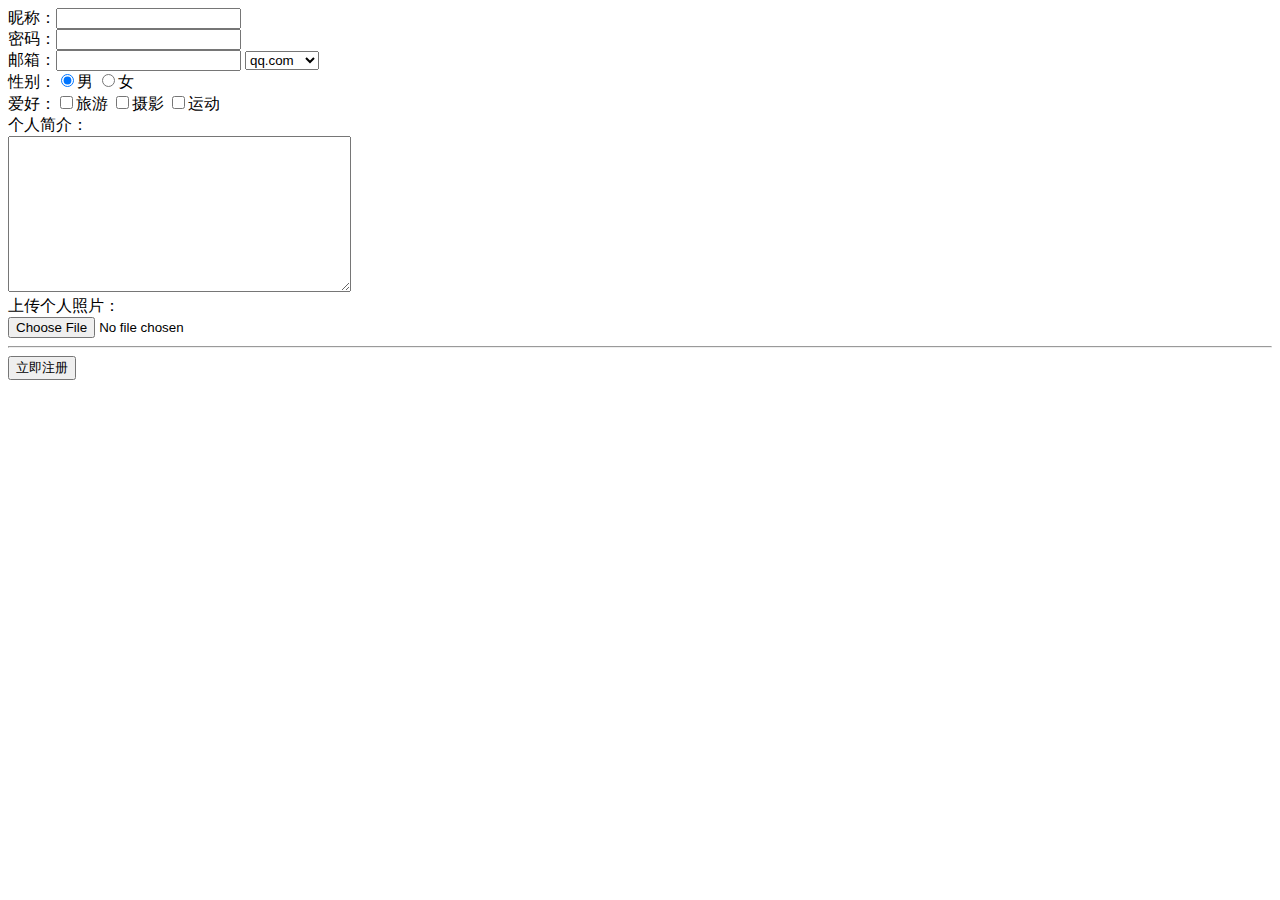
<file: biaodan.html>
<!DOCTYPE html>
<html lang="en">
<head>
    <meta charset="UTF-8">
    <meta name="viewport" content="width=device-width, initial-scale=1.0">
    <title>表单</title>
</head>
<body>
    <form>
        昵称：<input type="text">
        <br>
        密码：<input type="text">
        <br>
        邮箱：<input type="text">
        <select>
            <option>qq.com</option>
            <option>136.com</option>
        </select>
        <br>
        性别：<input type="radio" checked name="gender">男
        <input type="radio" name="gender">女
        <br>
        爱好：<input type="checkbox">旅游
        <input type="checkbox">摄影
        <input type="checkbox">运动
        <br>
        个人简介：
        <br>
        <textarea cols="40" rows="10">

        </textarea>
        <br>
        上传个人照片：
        <br>
        <input type="file">
        <hr>
        <input type="submit" value="立即注册">
    </form>
</body>
</html>
</file>
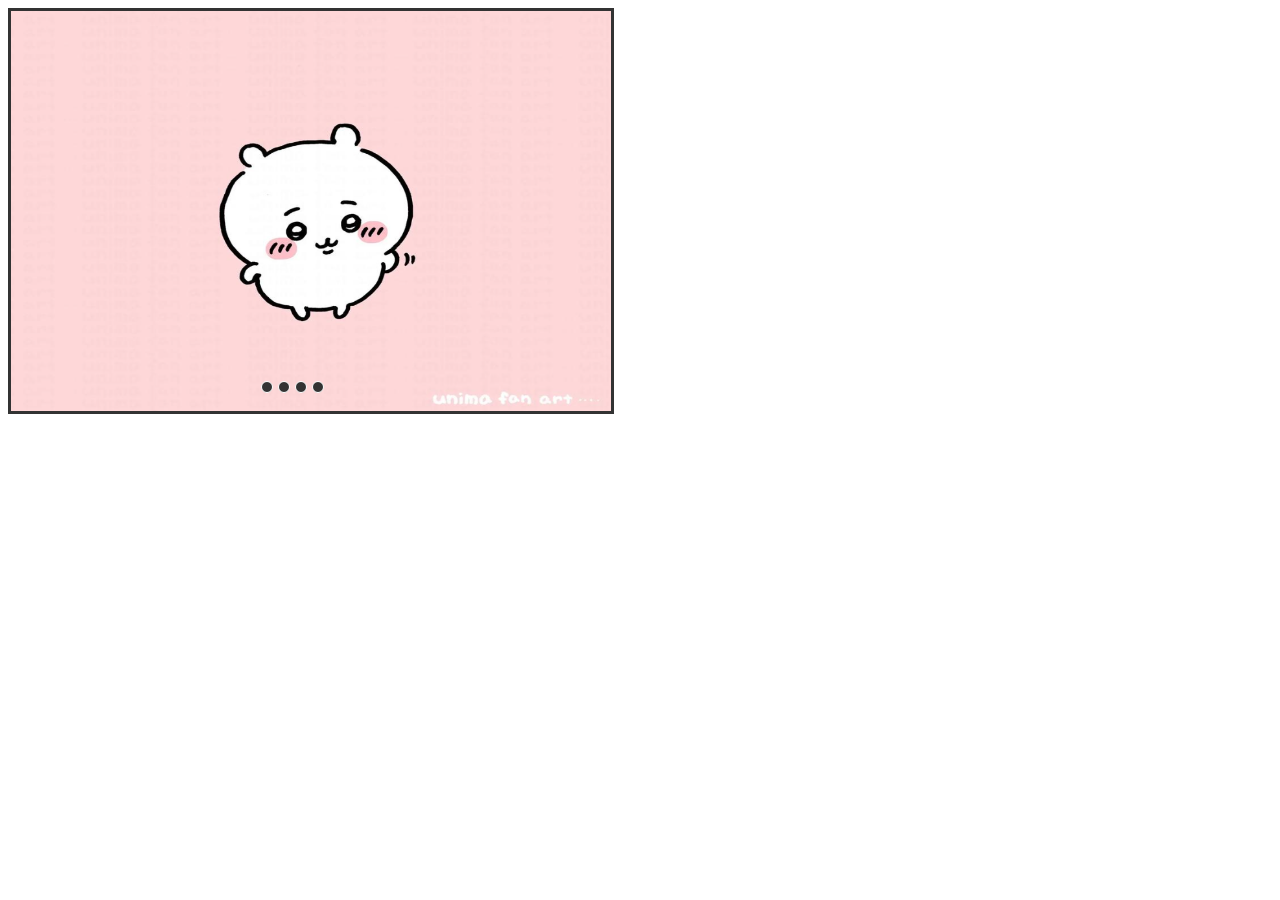
<file: PictureCarousel.html>
<!DOCTYPE html>
<html lang="en">
<head>
    <meta charset="UTF-8">
    <meta name="viewport" content="width=device-width, initial-scale=1.0">
    <title>Document</title>
    <style>
    #container {
    position: relative;
    width: 600px;
    height: 400px;
    border: 3px solid #333;
    overflow: hidden;
}
#list {
    position: absolute;
    z-index: 1;
    width: 2400px;
    height: 400px;
    left: 0px;
}
#list img {
    float: left;
    width: 600px;
    height: 400px;
}

#buttons {
    position: absolute;
    left: 250px;
    bottom: 20px;
    z-index: 2;
    height: 10px;
    width: 100px;
}
#buttons span {
    float: left;
    margin-right: 5px;
    width: 10px;
    height: 10px;
    border: 1px solid #fff;
    border-radius: 50%;
    background: #333;
    cursor: pointer;
}
#buttons .active {
    background: orangered;
}
/* 添加过渡效果 */
/* #list {  
    
    transition: left 1s ease-in-out; 
} */

    </style>
</head>



<body>
    <div id="container">
        <div id="list">
            <img src="picture\吉伊3.png" />
            <img src="picture\吉伊4.png" />
            <img src="picture\吉伊5.png" />
            <img src="picture\吉伊6.png" />
        </div>
        <div id="buttons">
            <span index="1" class="on"></span>
            <span index="2"></span>
            <span index="3"></span>
            <span index="4"></span>
        </div>
    
        
    </div>
    
   
</body>

<script>  


    // 获取必要的DOM元素  
    var container = document.getElementById('container');  
    var list = document.getElementById('list');  
    var imgWidth = 600; // 图片宽度  
    var images = list.getElementsByTagName('img').length; // 图片数量  
    var currentImage = 0; // 当前显示的图片索引 
    

    // 初始化轮播  
    function startSlideshow() {  
        setInterval(function() {  
            // 移动到下一张图片  
            currentImage = (currentImage + 1) % images;  
            list.style.left = -currentImage * imgWidth + 'px';  
      
            // 如果需要，更新底部按钮的选中状态（此示例中未使用按钮）  
        }, 1000); // 每1秒切换一次图片  
    }  
      
    // 调用函数开始轮播  
    window.onload = startSlideshow; 

    function startSlideshow() {  
    setInterval(function() {  
        // 移动到下一张图片  
        currentImage = (currentImage + 1) % images;  
        list.style.left = -currentImage * imgWidth + 'px';  
  
        // 更新底部按钮的选中状态  
        // 先移除所有按钮上的active类  
        var buttons = document.getElementById('buttons').getElementsByTagName('span');  
        for (var i = 0; i < buttons.length; i++) {  
            buttons[i].classList.remove('active');  
        }  
        // 然后给当前图片的按钮添加active类  
        buttons[currentImage - 1].classList.add('active'); // 注意索引是从0开始的，但span的index是从1开始的  
    }, 1000); // 每1秒切换一次图片  
}  

    

    
    

    
 
    </script>
</html>
</file>
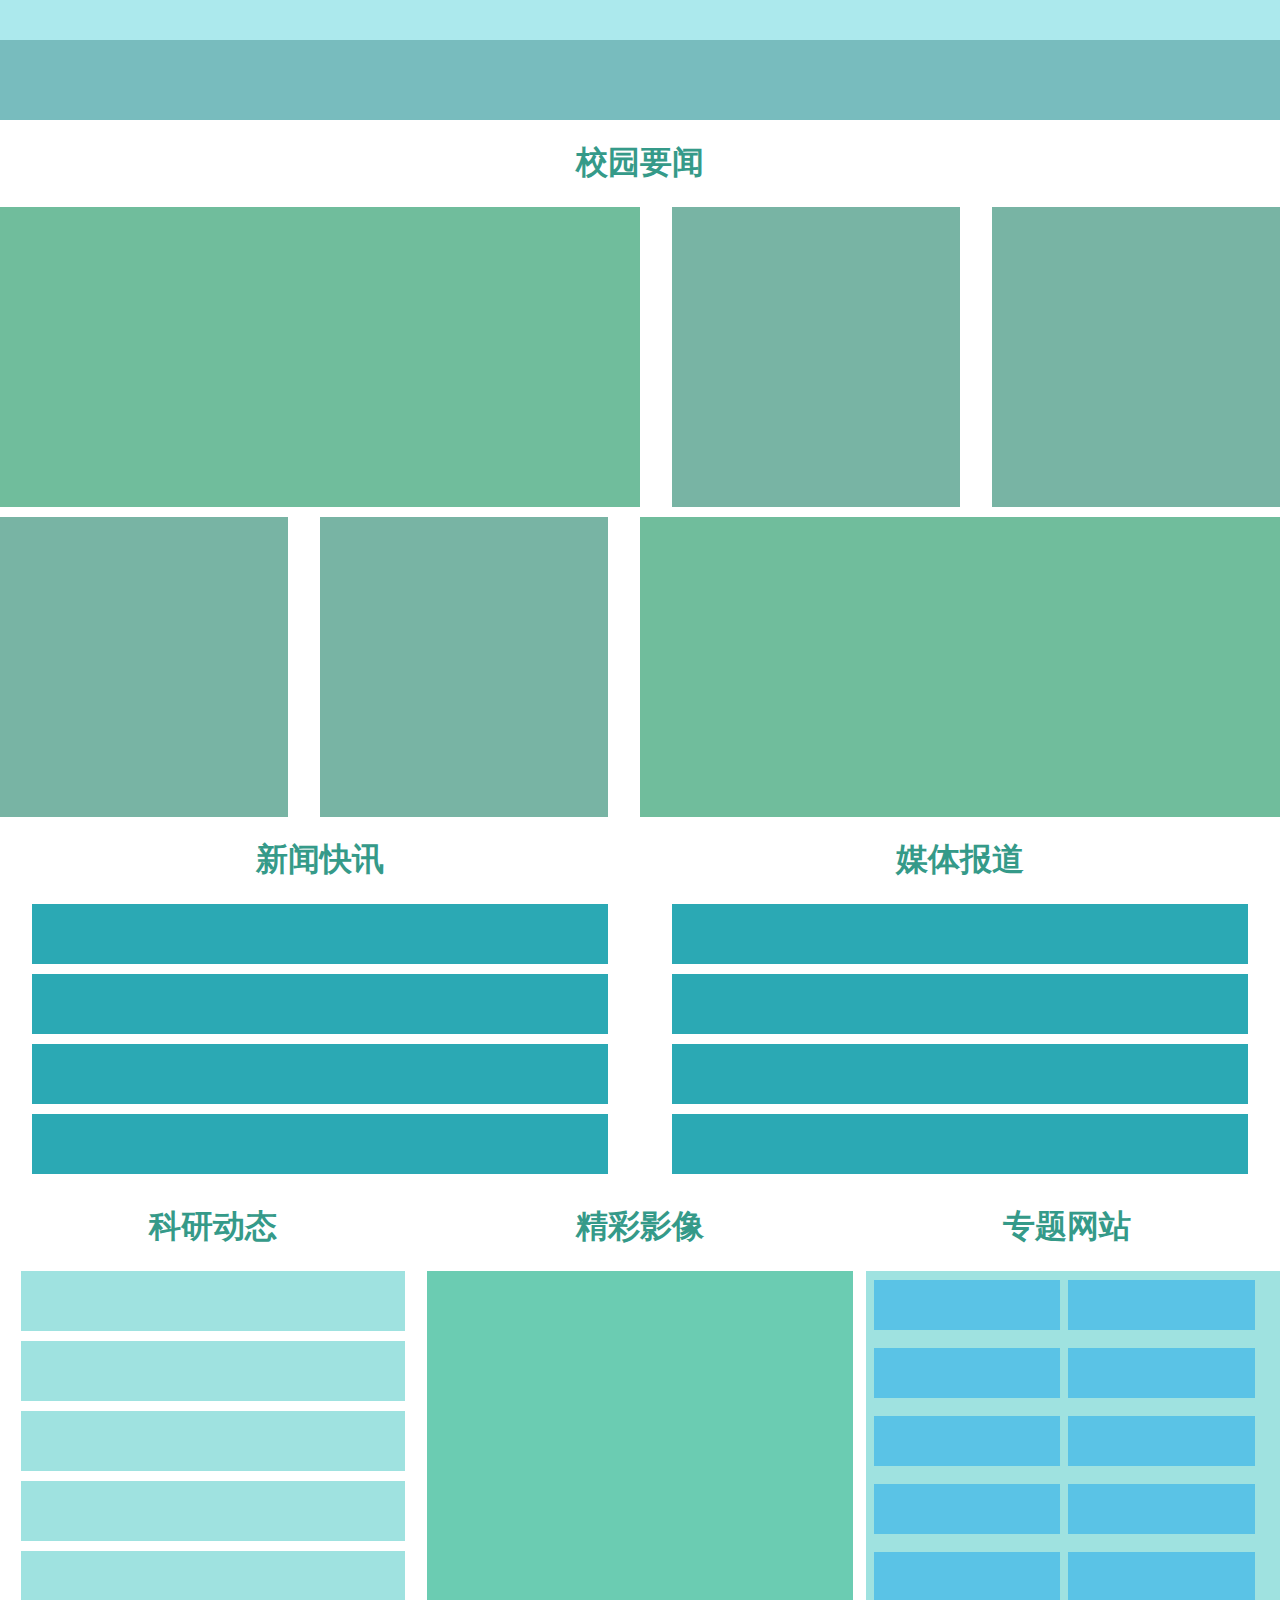
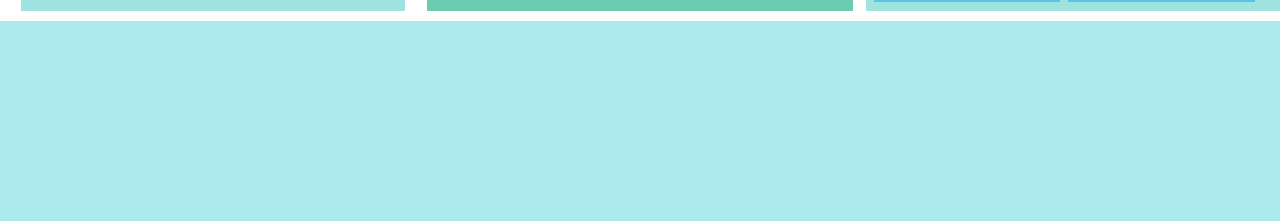
<file: SchoolWebsite.html>
<!DOCTYPE html>
<html lang="en">
<head>
    <meta charset="UTF-8">
    <meta name="viewport" content="width=device-width, initial-scale=1.0">
    <title>SchoolWebsite</title>
    <style>
        h1{color: rgb(53, 154, 137);}
        body{
            padding:0;
            margin:0;
        }
        /* .header{
            position:fixed;
            z-index: 9999;
        } */
        .up{
            background-color: rgb(172, 233, 237);
            height:40px;
        }
        .down{
            background-color: rgb(120, 188, 190);
            height:80px;
        }
        .leftOne{
            background-color: rgb(112, 189, 156);
            height:300px;
            width:50%;
            float:left;
            margin-right: 2.5%;
            margin-bottom: 10px;
        }
        .rightOne{
            background-color: rgb(120, 180, 164);
            height:300px;
            width:22.5%;
            float:right;
            margin-left: 2.5%;
            margin-bottom: 10px;
        }
        .rightOneone{
            background-color:rgb(120, 180, 164);
            height:300px;
            width:22.5%;
            float:right;
        }

        .leftTwo{
            background-color:rgb(120, 180, 164) ;
            height: 300px;
            width:22.5%;
            float:left;
            margin-right: 2.5%;
        }
        .leftTwotwo{
            background-color:rgb(120, 180, 164) ;
            height: 300px;
            width:22.5%;
            float:left;
        }
        .rightTwo{
            background-color: rgb(112, 189, 156);
            height:300px;
            width:50%;
            margin-left: 2.5%;
            float:right;
        }

        .secondLeftTitle{
            width: 50%;
            float: left;
        }
        .secondRightTitle{
            width:50%;
            float: right;
        }
        .aaa{
            width:50%;
            float:left;
            /* background-color: rgb(143, 115, 64); */

        }
        .bbb{
            float:right;
            width:50%;
            /* background-color: rgb(206, 107, 45); */

        }
        .leftthree{
            background-color: rgb(43, 169, 180);
            height:60px;
            width: 90%;
            margin: 0 auto;
            /* clear:left; */
            margin-bottom: 10px;
            /* margin-left: 5%; */
        }
        .rightthree{
            background-color:rgb(43, 169, 180);
            height:60px;
            width: 90%;
            margin: 0 auto;
            
            /* clear:right; */
            margin-bottom: 10px;
            /* margin-right: 5%; */
        }

        .thirdLeftTitle{
            width: 33.33%;
            float: left;
        }
        .thirdMiddleTitle{
            width:33.33%;
            float:left;
        }
        .thirdRightTitle{
            width:33.33%;
            float: right;
        }

        .ccc{
            width:33.33%;
            float:left;
        }
        .left{
            background-color: rgb(159, 226, 224);
            height:60px;
            width:90%;
            margin: 0 auto;
            margin-bottom: 10px;         
        }
        .middle{
            background-color: rgb(107, 204, 178);
            height:340px;
            width:33.33%;
            float:left;
        }
        .right{
            position: relative;
            background-color:  rgb(159, 226, 224);
            height:340px;
            width:32.33%;
            float:right;
        }
        .ee{
            /* position:absolute; */
            background-color: rgb(90, 195, 230);
            height:50px;
            width:45%;
            margin-bottom: 9px;
            margin-left: 8px;
            margin-top: 9px;
            float:left;
        }
        .footer{
            background-color: rgb(172, 233, 237);
            height:100px;
            clear:both;
        }
    </style>
</head>
<body>
    <div class="header">
        <div class="up"></div>
        <div class="down"></div>
    </div>
    <div class="main">
        <h1 align="center" font color="purple">校园要闻</h1>

        <div class="leftOne"></div>
        <div class="rightOne"></div>
        <div class="rightOneone"></div>
        
        <div class="leftTwo"></div>
        <div class="leftTwotwo"></div>
        <div class="rightTwo"></div>

        <div class="secondLeftTitle">
            <h1 align="center">新闻快讯</h1>
        </div>
        <div class="secondRightTitle">
            <h1 align="center">媒体报道</h1>
        </div>

        <div class="aaa">
            <div class="leftthree"></div>
            <div class="leftthree"></div>
            <div class="leftthree"></div>
            <div class="leftthree"></div>
        </div>
        <div class="bbb">
            <div class="rightthree"></div>
            <div class="rightthree"></div>
            <div class="rightthree"></div>
            <div class="rightthree"></div>
        </div>

        <div class="thirdLeftTitle">
            <h1 align="center">科研动态</h1>
        </div>
        <div class="thirdMiddleTitle">
            <h1 align="center">精彩影像</h1>
        </div>
        <div class="thirdRightTitle">
            <h1 align="center">专题网站</h1>
        </div>

        <div class="ccc">
            <div class="left"></div>
            <div class="left"></div>
            <div class="left"></div>
            <div class="left"></div>
            <div class="left"></div>
        </div>

        <div class="ddd">
            <div class="middle"></div>
        </div>
        <div class="right">
            <div class="ee"></div>
            <div class="ee"></div>
            <div class="ee"></div>
            <div class="ee"></div>
            <div class="ee"></div>
            <div class="ee"></div>
            <div class="ee"></div>
            <div class="ee"></div>
            <div class="ee"></div>
            <div class="ee"></div>
        </div>

        <div class="footer">

        </div>
        




        
    </div>
    <div class="footer"></div>
</body>
</html>
</file>
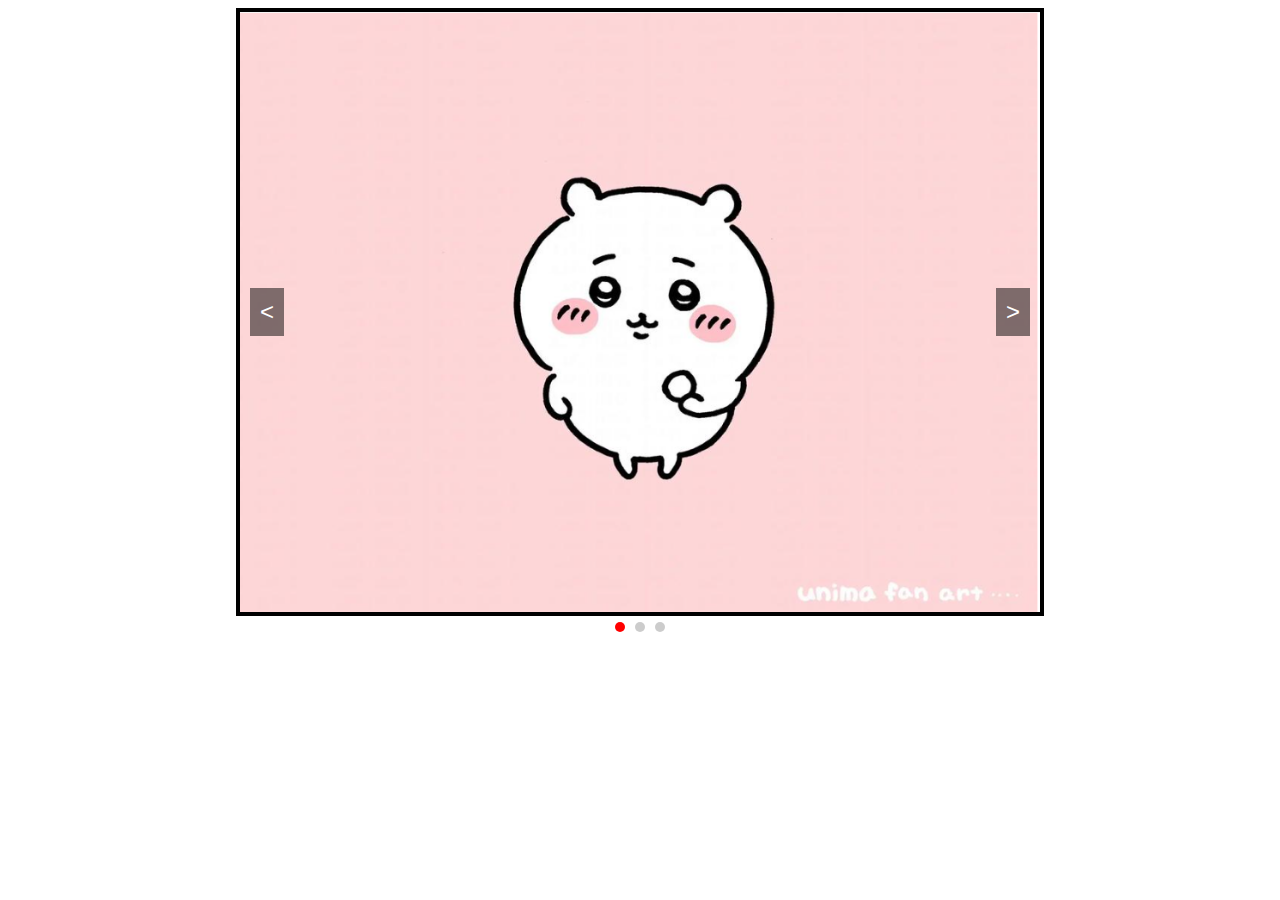
<file: 图片轮播.html>
<!DOCTYPE html>
<html lang="en">
<head>
  <meta charset="UTF-8">
  <meta name="viewport" content="width=device-width, initial-scale=1.0">
  <title>Document</title>
</head>
<style>
.slider-container {
  position: relative;
  width: 800px;
  height: 600px;
  margin: auto;
  border: 4px solid black;
}

.slides {
  position: relative;
  width: 100%;
  height: 100%;
  overflow: hidden;
}

.slide {
  position: absolute;
  width: 100%;
  height: 100%;
  transition: opacity 0.5s ease;
  opacity: 0;
}

.slide.active {
  opacity: 1;
}

.prev, .next {
  position: absolute;
  top: 50%;
  transform: translateY(-50%);
  background-color: rgba(0, 0, 0, 0.5);
  color: white;
  border: none;
  padding: 10px;
  cursor: pointer;
  font-size: 24px;
}

.prev {
  left: 10px;
}

.next {
  right: 10px;
}

.controls {
  display: flex;
  justify-content: center;
  margin-top: 10px;
}

.control-btn {
  background-color: #ccc;
  border: none;
  padding: 5px;
  margin: 0 5px;
  border-radius: 50%;
  cursor: pointer;
}

.control-btn.active {
  background-color: red;
}
</style>
<body>
  <!-- 幻灯片容器 -->
  <div class="slider-container">
    <div class="slides">
      <img src="picture\吉伊4.png" alt="Image 1" class="slide active">
      <img src="picture\吉伊5.png" alt="Image 2" class="slide">
      <img src="picture\吉伊6.png" alt="Image 3" class="slide">
      <!-- 更多图片 -->
    </div>
    <button class="arrow prev">&lt;</button>
    <button class="arrow next">&gt;</button>
    
    <!-- 控制按钮区 -->
    <div class="controls">
      <button class="control-btn" data-index="0"></button>
      <button class="control-btn" data-index="1"></button>
      <button class="control-btn" data-index="2"></button>
      <!-- 更多控制按钮 -->
    </div>
  </div>
  
  
</body>
<script>
document.addEventListener('DOMContentLoaded', function() {
  const slides = document.querySelectorAll('.slide');
  const controlBtns = document.querySelectorAll('.control-btn');
  const prevBtn = document.querySelector('.prev');
  const nextBtn = document.querySelector('.next');
  let currentIndex = 0;
  const totalSlides = slides.length;

  // 这个函数用于设置当前激活的图片。它首先遍历所有的图片和控制按钮，
  //移除它们的active类，然后将指定索引的图片和控制按钮设置为激活状态。
  function setActiveSlide(index) {
    // Remove active classes
    slides.forEach((slide, i) => {
      slide.classList.remove('active');
      controlBtns[i].classList.remove('active');
    });

    // Set active slide
    slides[index].classList.add('active');
    controlBtns[index].classList.add('active');
  }

  // Initial active slide
  setActiveSlide(currentIndex);

  // Next slide  这段代码为下一张按钮添加点击事件监听器。
  //当用户点击该按钮时，会更新currentIndex，并调用setActiveSlide(currentIndex)切换到下一张图片。
  nextBtn.addEventListener('click', () => {
    currentIndex = (currentIndex + 1) % totalSlides;
    setActiveSlide(currentIndex);
  });

  // Previous slide  这段代码为上一张按钮添加点击事件监听器。当用户点击该按钮时，
  //会更新currentIndex，并调用setActiveSlide(currentIndex)切换到上一张图片。
  prevBtn.addEventListener('click', () => {
    currentIndex = (currentIndex - 1 + totalSlides) % totalSlides;
    setActiveSlide(currentIndex);
  });

  // Control buttons  这段代码为每个控制按钮添加点击事件监听器。当用户点击某个按钮时，
  //会将currentIndex设置为该按钮的索引，并调用setActiveSlide(currentIndex)切换到对应的图片。
  controlBtns.forEach((btn, index) => {
    btn.addEventListener('click', () => {
      currentIndex = index;
      setActiveSlide(currentIndex);
    });
  });

  // Auto-switch slides every 3 seconds
  //这段代码实现了自动切换图片的功能。每隔3秒，会自动调用nextBtn.click()方法，切换到下一张图片。
  setInterval(() => {
    nextBtn.click();
  }, 3000);
});
</script>
</html>
</file>
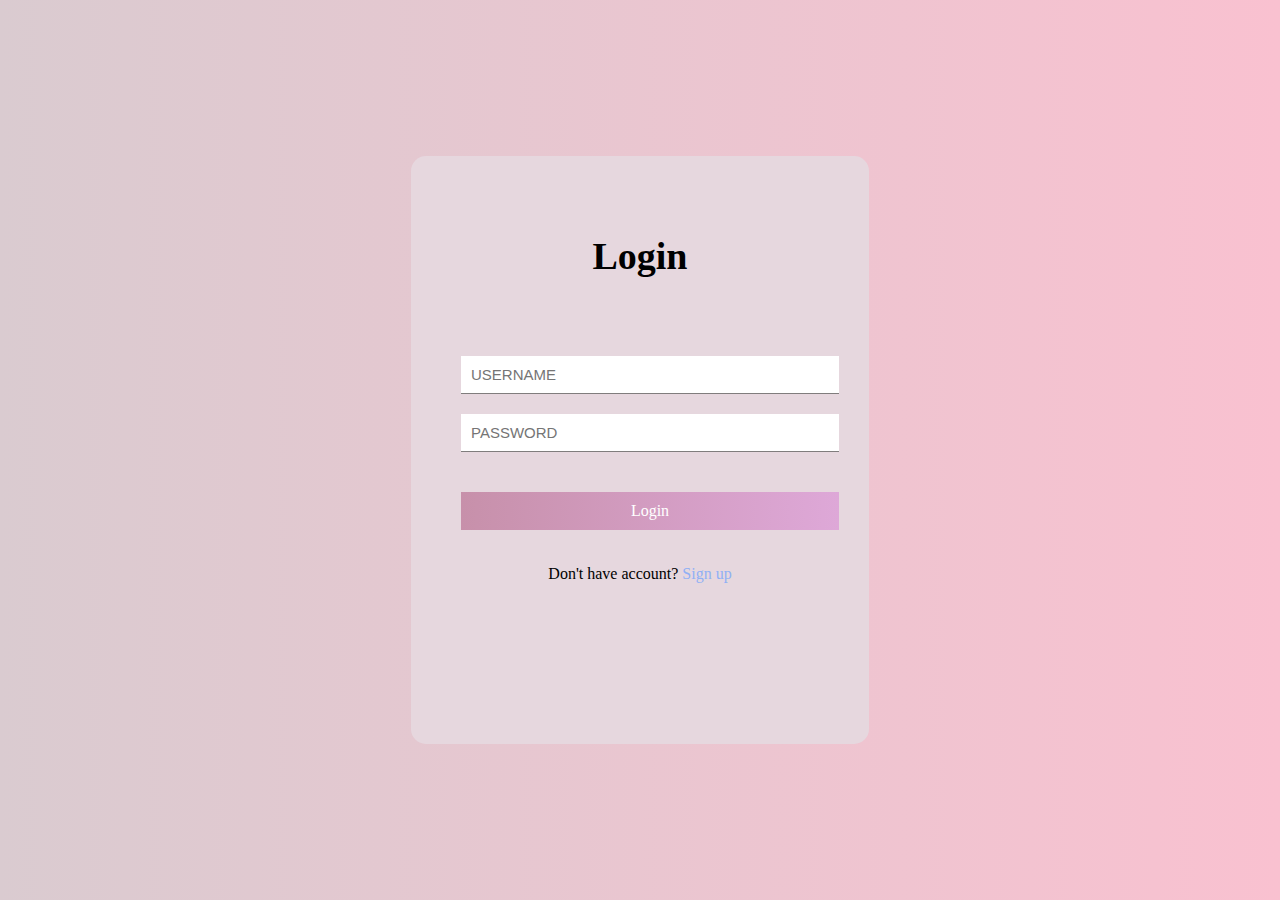
<file: shopwebsite/login.html>
<!DOCTYPE html>
<html lang="en">
<head>
    <meta charset="UTF-8">
    <title>Title</title>

    <style>
        * {
            margin: 0;
            padding: 0;
        }
        html {
            height: 100%;
        }
        body {
            height: 100%;
        }
        .container {
            height: 100%;
            background-image: linear-gradient(to right, rgb(218, 203, 208),rgb(249, 193, 208) );
        }
        .login-wrapper {
            background-color:  rgb(230, 215, 222);
            width: 358px;
            height: 588px;
            border-radius: 15px;
            padding: 0 50px;
            position: relative;
            left: 50%;
            top: 50%;
            transform: translate(-50%,-50%);
        }
        .header {
            font-size: 38px;
            font-weight: bold;
            text-align: center;
            line-height: 200px;
        }
        .input-item {
            display: block;
            width: 100%;
            margin-bottom: 20px;
            border: 0;
            padding: 10px;
            border-bottom: 1px solid rgb(128,125,125);
            font-size: 15px;
            outline: none;
        }
        .input-item::placeholder {
            text-transform: uppercase;
        }
        .btn {
            text-align: center;
            padding: 10px;
            width: 100%;
            margin-top: 40px;
            background-image: linear-gradient(to right,#c790aa, #dea8d8);
            color: #fff;
        }
        .msg {
            text-align: center;
            line-height: 88px;
        }
        a {
            text-decoration-line: none;
            color: #90b0f5;
        }
    </style>
</head>
<body>
    <div class="container">
        <div class="login-wrapper">
            <div class="header">Login</div>
            <div class="form-wrapper">
                <input type="text" name="username" placeholder="username" class="input-item">
                <input type="password" name="password" placeholder="password" class="input-item">
                <div class="btn">Login</div>
            </div>
            <div class="msg">
                Don't have account?
                <a href="#">Sign up</a>
            </div>
        </div>
    </div>
</body>
</html>
</file>
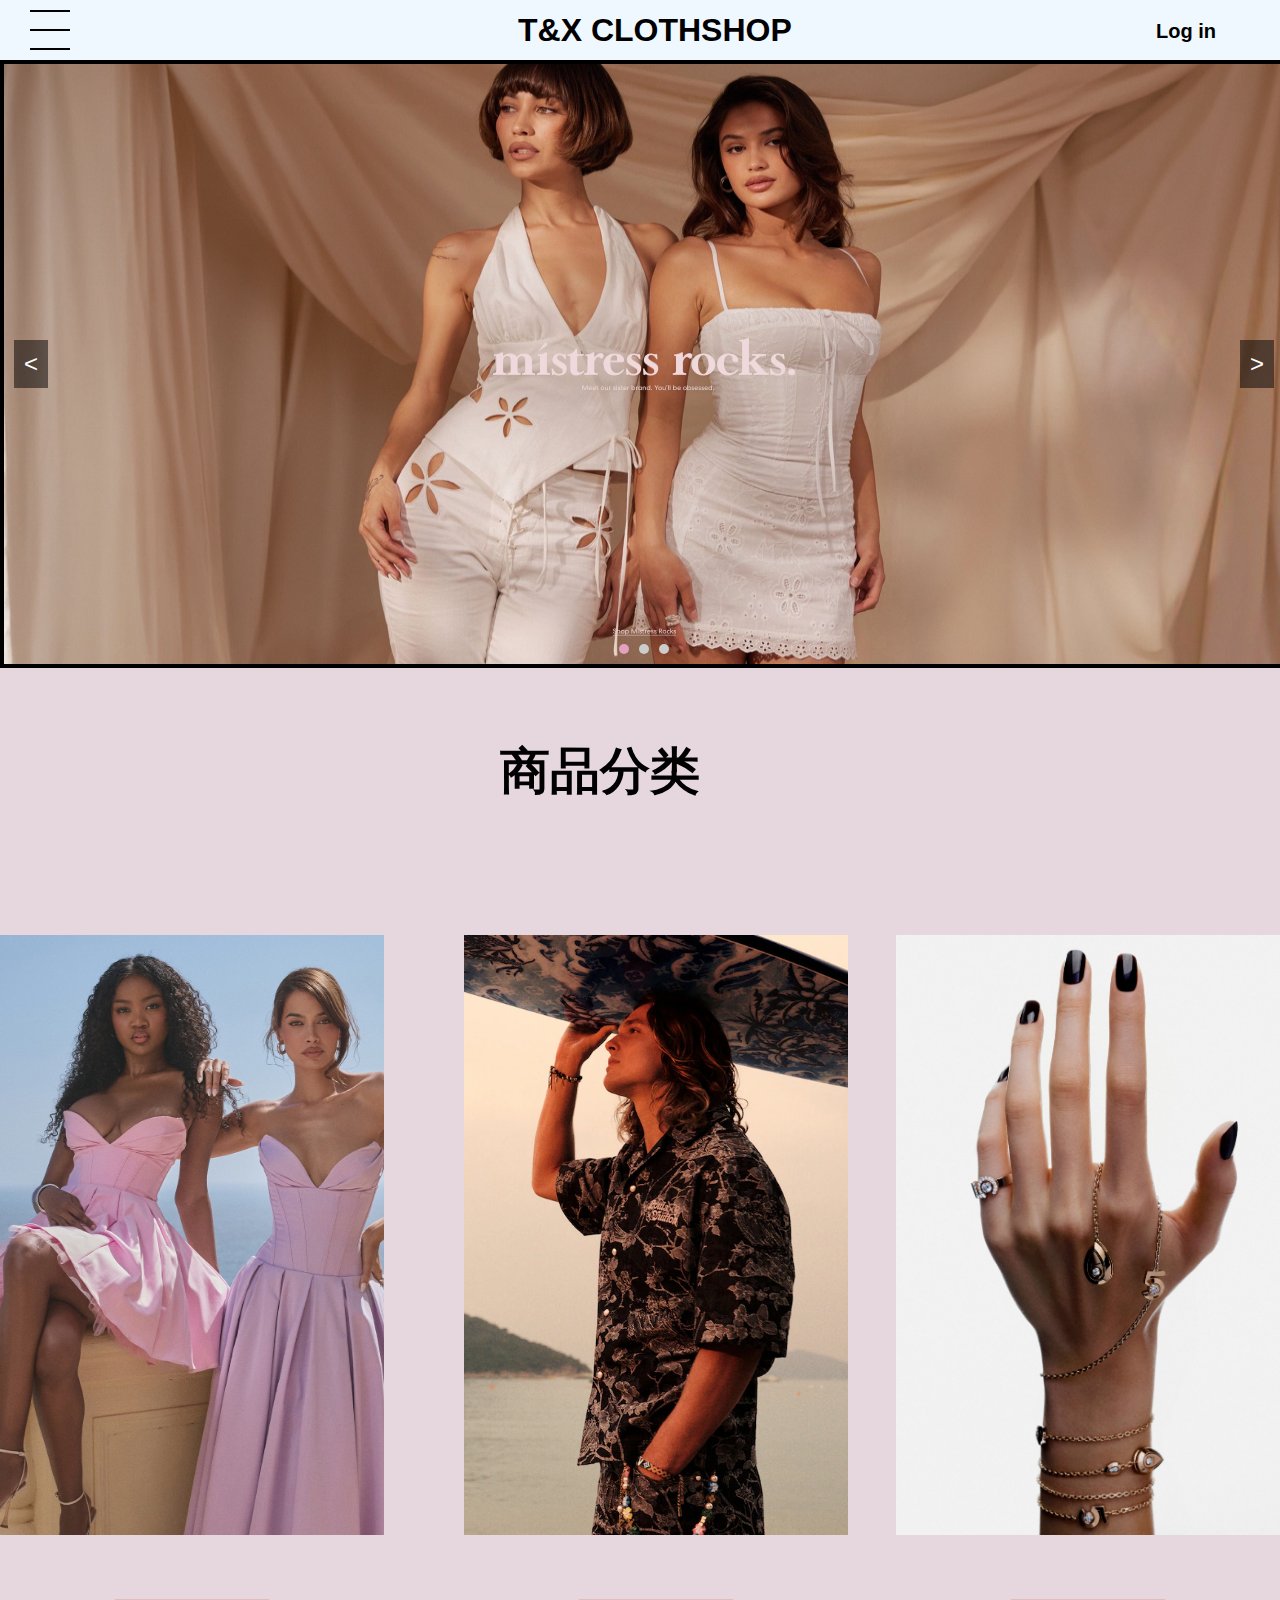
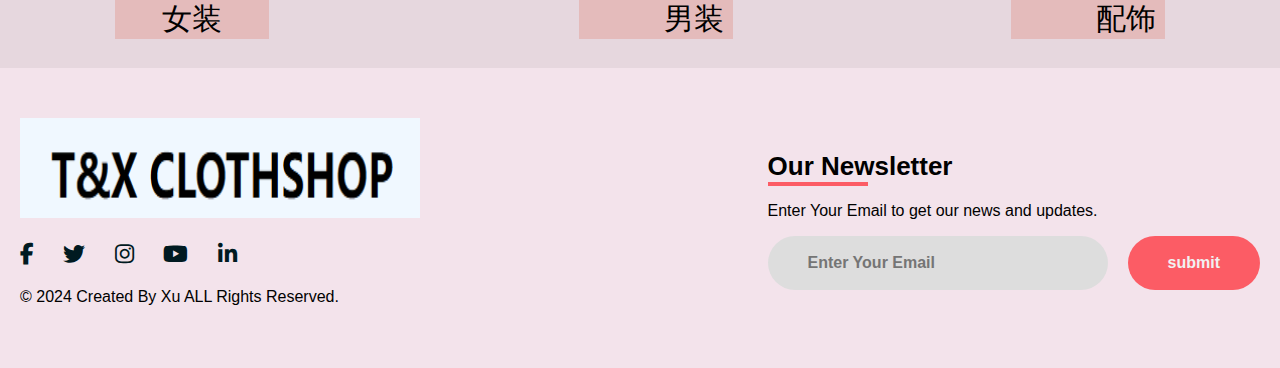
<file: shopwebsite/shop_home_page.html>
<!DOCTYPE html>
<html lang="en">
<head>
    <meta charset="UTF-8">
    <meta name="viewport" content="width=device-width, initial-scale=1.0">
    <title>Document</title>
    <link rel="stylesheet" href="css/style.css">
    <link rel="stylesheet"  href="https://cdnjs.cloudflare.com/ajax/libs/font-awesome/6.5.2/css/all.min.css">
    <style>
        body{
            padding:0;
            margin:0;
            font-family: "Open Sans",sans-serif;
        }
        .header{
          display:flex;
          align-items: center;
            height:60px;
            width:100%;
            background-color: aliceblue;
        }
         
      /* 菜单 */
        .menu{
        float: left;
        width:0px;
        height: 300px;
        background-color: rgb(221, 190, 200);
        padding-top: 0px;
        transition:all .3s;
    }
    .menu.show{
      width:100%;
      float: inline-start;
      /* z-index: 2; */
    }
    /* .slider-container.show{
      width: 750px;
    } */
    .menu a{
        display:block;
        color: aliceblue;
        line-height: 80px;
        text-align: center;
        text-decoration: none;
    }
    .menu a:hover{
  text-decoration: underline;
}
        /* 菜单按钮 */
        .menu_btn{
          width:40px;
          height:40px;
          position:relative;
          margin-left: 30px;
        }
        .menu_btn i{
          width:40px;
          height:2px;
          background-color: black;
          position:absolute;
          left:0;
          transition:all .1s;
        }
        .menu_btn i:nth-child(1){
          top:0;
        }
        .menu_btn i:nth-child(2){
          top:19px;
        }
        .menu_btn i:nth-child(3){
          bottom: 0;
        }
        .menu_btn.close i:nth-child(1){
          width:55px;
          transform: rotate(45deg);
          transform-origin: left top;
        }
        .menu_btn.close i:nth-child(2){
          opacity:0;
        }
        .menu_btn.close i:nth-child(3){
          width:55px;
          transform: rotate(-45deg);
          transform-origin: left bottom;
        }
        
        /* 图片轮播部分 */
        .container{
            position: relative;
            width: 100%;
            height: 100%;
        }

        .picture_carousel{
            height:1200px;
            width:100%;
            background-color: rgb(240, 200, 220);
        }
        
        /* 图片轮播 */
        .slider-container {
  position: relative;
  width: 100%;
  height: 600px;
  margin: auto;
  border: 4px solid black;
  float: left;
}


.slides {
  position: relative;
  width: 100%;
  height: 100%;
  overflow: hidden;
}

.slide {
  position: absolute;
  width: 100%;
  height: 100%;
  transition: opacity 0.5s ease;
  opacity: 0;
}

.slide.active {
  opacity: 1;
}

.prev, .next {
  position: absolute;
  top: 50%;
  transform: translateY(-50%);
  background-color: rgba(0, 0, 0, 0.5);
  color: white;
  border: none;
  padding: 10px;
  cursor: pointer;
  font-size: 24px;
}

.prev {
  left: 10px;
}

.next {
  right: 10px;
}

.controls {
  display: flex;
  justify-content: center;
  margin-top: 10px;
}

.control-btn {
  position: relative;
  bottom: 30px;
  background-color: #ccc;
  border: none;
  padding: 5px;
  margin: 0 5px;
  border-radius: 50%;
  cursor: pointer;
}

.control-btn.active {
  background-color: rgb(228, 160, 192);
}
/* 图片轮播部分结束 */

/* .clickbutton{
    height: 35px;
    width:120px;
    position: relative;
    top: 520px;
    left: 690px;
    background-color: rgb(255, 255, 255);
    color: rgb(43, 40, 40);
} */
.toptext{
  /* position: absolute; */
  position: relative;
  left:35%;
}
.toptext2{
  position: absolute;
  right:5%;
  top: 0px;
  font-size: 20px;
  color: black;
}

/* 商品 */
        .shop_things{
            height:1000px;
            width:100%;
            background-color:rgb(230, 215, 222);
            clear:both;
        }
        .text2{
          position:relative;
          font-size:50px;
          float: left;
          left: 500px;
          top: 70px;
        }
        .footer{
          position: relative;
            clear:both;
          height:300px;
            width:100%;
            background-color: rgb(243, 227, 235);
        }
        .logo{
          height:100px;
          width:400px;
        }


    </style>
</head>
<body>
    <div class="header">
      <div class="menu_btn">
        <i></i>
        <i></i>
        <i></i>
      </div>
      <div class="toptext"><h1>T&X CLOTHSHOP</h1></div>
      <a href="login.html"><p class="toptext2"><b>Log in</b></p></a>
    </div>

    <div class="container">
      <div class="menu">
        <a href="http://127.0.0.1:5500/%E6%9C%8D%E8%A3%85/womanshop.html"><h2>女装</h2></a>
        <a href="http://127.0.0.1:5500/%E6%9C%8D%E8%A3%85/manshop.html"><h2>男装</h2></a>
        <a href="http://127.0.0.1:5500/%E6%9C%8D%E8%A3%85/accessories.html"><h2>配饰</h2></a>
      </div>
      <!-- 幻灯片容器 -->
      <div class="slider-container">
        <div class="slides">
          <img src="img\女装2.avif" alt="Image 1" class="slide active">
          <img src="img/mancloth2.avif" alt="Image 2" class="slide">
          <img src="img/配饰.webp" alt="Image 3" class="slide">
          <!-- <div class="clickbutton">
            <div class="text"><h3 style="text-align:center;">了解更多</h3></div>
          </div> -->
        </div>
        
        <button class="arrow prev">&lt;</button>
        <button class="arrow next">&gt;</button>

        <!-- 控制按钮区 -->
        <div class="controls">
          <button class="control-btn" data-index="0"></button>
          <button class="control-btn" data-index="1"></button>
          <button class="control-btn" data-index="2"></button>

        </div>
      </div>
    </div>

    <div class="shop_things">
      <h1 class="text2">商品分类</h1>
      <div class="left_blank">
        <img src="img/女装1.avif" alt="Image 1" class="full-width-image" >
        <div class="bt1"></div>
        <a href="http://127.0.0.1:5500/%E6%9C%8D%E8%A3%85/womanshop.html" style="font-family: 'Franklin Gothic Medium', 'Arial Narrow', Arial, sans-serif;">女装</a>
      </div>
      <div class="middle_blank">
        <img src="img\mancloth.webp" alt="Image 2" class="full-width-image" >
        <div class="bt1"></div>
        <a href="http://127.0.0.1:5500/%E6%9C%8D%E8%A3%85/manshop.html" style="font-family: 'Franklin Gothic Medium', 'Arial Narrow', Arial, sans-serif;">男装</a>
      </div>
      <div class="right_blank">
        <img src="img\配饰.jpg" alt="Image 3" class="full-width-image" >
        <div class="bt1"></div>
        <a href="http://127.0.0.1:5500/%E6%9C%8D%E8%A3%85/accessories.html" style="font-family: 'Franklin Gothic Medium', 'Arial Narrow', Arial, sans-serif;">配饰</a>
      </div>
    </div>

    <div class="footer">
      <div class="footer-container">
        <div class="left-col">
          <img src="img\logo.png" alt="" class="logo">
          <div class="social-media">
            <a href="https://www.techspot.com/downloads/6048-facebook-for-android.html"><i class="fab fa-facebook-f"></i></a>
            <a href="https://apps.apple.com/us/app/twitter/id1482454543?mt=12"><i class="fab fa-twitter"></i></a>
            <a href="https://apps.apple.com/ca/app/instagram/id389801252"><i class="fab fa-instagram"></i></a>
            <a href="https://apps.apple.com/dk/app/youtube/id544007664?l=da"><i class="fab fa-youtube"></i></a>
            <a href="https://www.linkedin.cn/"><i class="fab fa-linkedin-in"></i></a>
          </div>
          <p class="rights-text">© 2024 Created By Xu ALL Rights Reserved.</p>
        </div>
        <div class="right-col">
          <h1>Our Newsletter</h1>
          <div class="border"></div>
          <p class="">Enter Your Email to get our news and updates.</p>
          <form action="" class="newsletter-form">
            <input type="text" class="txtb" placeholder="Enter Your Email">
            <input type="submit" class="btn" value="submit">
          </form>
        </div>
      </div>
      
    </div>
</body>

<script>
  //点击menu按钮开关菜单栏
  let btn=document.querySelector('.menu_btn')
  btn.onclick=function(){
    this.classList.toggle('close')
    let menu=document.querySelector('.menu')
    menu.classList.toggle('show')
  }
    document.addEventListener('DOMContentLoaded', function() {
      const slides = document.querySelectorAll('.slide');
      const controlBtns = document.querySelectorAll('.control-btn');
      const prevBtn = document.querySelector('.prev');
      const nextBtn = document.querySelector('.next');
      let currentIndex = 0;
      const totalSlides = slides.length;
    
      // 这个函数用于设置当前激活的图片。它首先遍历所有的图片和控制按钮，
      //移除它们的active类，然后将指定索引的图片和控制按钮设置为激活状态。
      function setActiveSlide(index) {
        // Remove active classes
        slides.forEach((slide, i) => {
          slide.classList.remove('active');
          controlBtns[i].classList.remove('active');
        });
    
        // Set active slide
        slides[index].classList.add('active');
        controlBtns[index].classList.add('active');
      }
    
      // Initial active slide
      setActiveSlide(currentIndex);
    
      // Next slide  这段代码为下一张按钮添加点击事件监听器。
      //当用户点击该按钮时，会更新currentIndex，并调用setActiveSlide(currentIndex)切换到下一张图片。
      nextBtn.addEventListener('click', () => {
        currentIndex = (currentIndex + 1) % totalSlides;
        setActiveSlide(currentIndex);
      });
    
      // Previous slide  这段代码为上一张按钮添加点击事件监听器。当用户点击该按钮时，
      //会更新currentIndex，并调用setActiveSlide(currentIndex)切换到上一张图片。
      prevBtn.addEventListener('click', () => {
        currentIndex = (currentIndex - 1 + totalSlides) % totalSlides;
        setActiveSlide(currentIndex);
      });
    
      // Control buttons  这段代码为每个控制按钮添加点击事件监听器。当用户点击某个按钮时，
      //会将currentIndex设置为该按钮的索引，并调用setActiveSlide(currentIndex)切换到对应的图片。
      controlBtns.forEach((btn, index) => {
        btn.addEventListener('click', () => {
          currentIndex = index;
          setActiveSlide(currentIndex);
        });
      });
    
      // Auto-switch slides every 3 seconds
      //这段代码实现了自动切换图片的功能。每隔3秒，会自动调用nextBtn.click()方法，切换到下一张图片。
      setInterval(() => {
        nextBtn.click();
      }, 3000);
    });

</script>


</html>
</file>
<file: shopwebsite/css/style.css>
.left_blank{
    width: 30%;
    height: 600px;
    background-color: aqua;
    float: left;
    margin-top: 200px;
    margin-left: 0%;
    text-align: center;
    clear: left;
    /* overflow: hidden; */
    /* 超出的部分隐藏 */
  }
.bt1{
    width: 40%;
    height: 40px;
    background-color: rgb(228, 187, 187);
    margin-left: 30%;
    margin-top: 60px;
}
.left_blank a{
    position: relative;
    top: -40px;
    color: rgb(0, 0, 0);
    text-decoration:none;
    text-align: center;
    font-size: 30px;
    
}
.left_blank a:hover{
    text-decoration: underline;
}
.left_blank img:hover{
    transform: scale(1.2);
    /* 鼠标悬停，图片放大1.3倍 */
    cursor:pointer;
}
  .middle_blank{
    width:30%;
    height:600px;
    background-color: aquamarine;
    float: left;
    margin-left: 80px;
    margin-top: 200px;
    position: relative;
  
  }
  .middle_blank a{
    position: relative;
    top: -40px;
    color: rgb(0, 0, 0);
    text-decoration:none;
    text-align: center;
    left: 200px;
    font-size: 30px;
    
}
.middle_blank a:hover{
  text-decoration: underline;
}
  .middle_blank img:hover{
    transform: scale(1.2);
    /* 鼠标悬停，图片放大1.3倍 */
    cursor:pointer;
}
  
  .right_blank{
    width:30%;
    height:600px;
    background-color: blueviolet;
    float: right;
    margin-top: 200px;
  }
  .right_blank a{
    position: relative;
    top: -40px;
    color: rgb(0, 0, 0);
    text-decoration:none;
    text-align: center;
    left: 200px;
    font-size: 30px;
      overflow: hidden;
    
}
.right_blank a:hover{
  text-decoration: underline;
}
  .right_blank img:hover{
    transform: scale(1.2);
    /* 鼠标悬停，图片放大1.3倍 */
    cursor:pointer;
    /* overflow: hidden; */
    /* 超出的部分隐藏 */
}
  .full-width-image {
    width: 100%;
    height: 100%;
    object-fit: cover;
    transition:0.5s;
  }

/* 底部 */
h1 {
  margin: 0;
  padding: 0;
}

.footer-container{
  position: relative;
  top: 50px;
  max-width: 1300px;
  margin:auto;
  padding: 0 20px;
  display: flex;
  justify-content: space-between;
  align-items: center;
  flex-wrap:wrap-reverse;
}
.logo{
  width:300px;
}
.social-media{
  margin:20px 0;
}
.social-media a{
  color:#001a21;
  margin-right:25px;
  font-size:22px;
  text-decoration: none;
  transition: .3s linear;
}
.social-media a:hover{
  color:#fc5c65
}
.right-col h1{
  font-size: 26px;
}
.border{
  width:100px;
  height:4px;
  background: #fc5c65;
}
.newsletter-form{
  display:flex;
  justify-content: center;
  align-items: center;
  flex-wrap:wrap;
}
.txtb{
  flex:1;
  padding:18px 40px;
  font-size:16px;
  color:#293043;
  background: #ddd;
  border:none;
  font-weight: 700;
  outline:none;
  border-radius:30px;
  min-width:260px;
}
.btn{
  padding:18px 40px;
  font-size:16px;
  color:#f1f1f1;
  background:  #fc5c65;
  border:none;
  font-weight: 700;
  outline:none;
  border-radius:30px;
  margin-left:20px;
  cursor: pointer;
  transition: opacity .3s linear;
}
/* 按钮变浅 */
.btn:hover{
  opacity:  .7;
}
</file>
